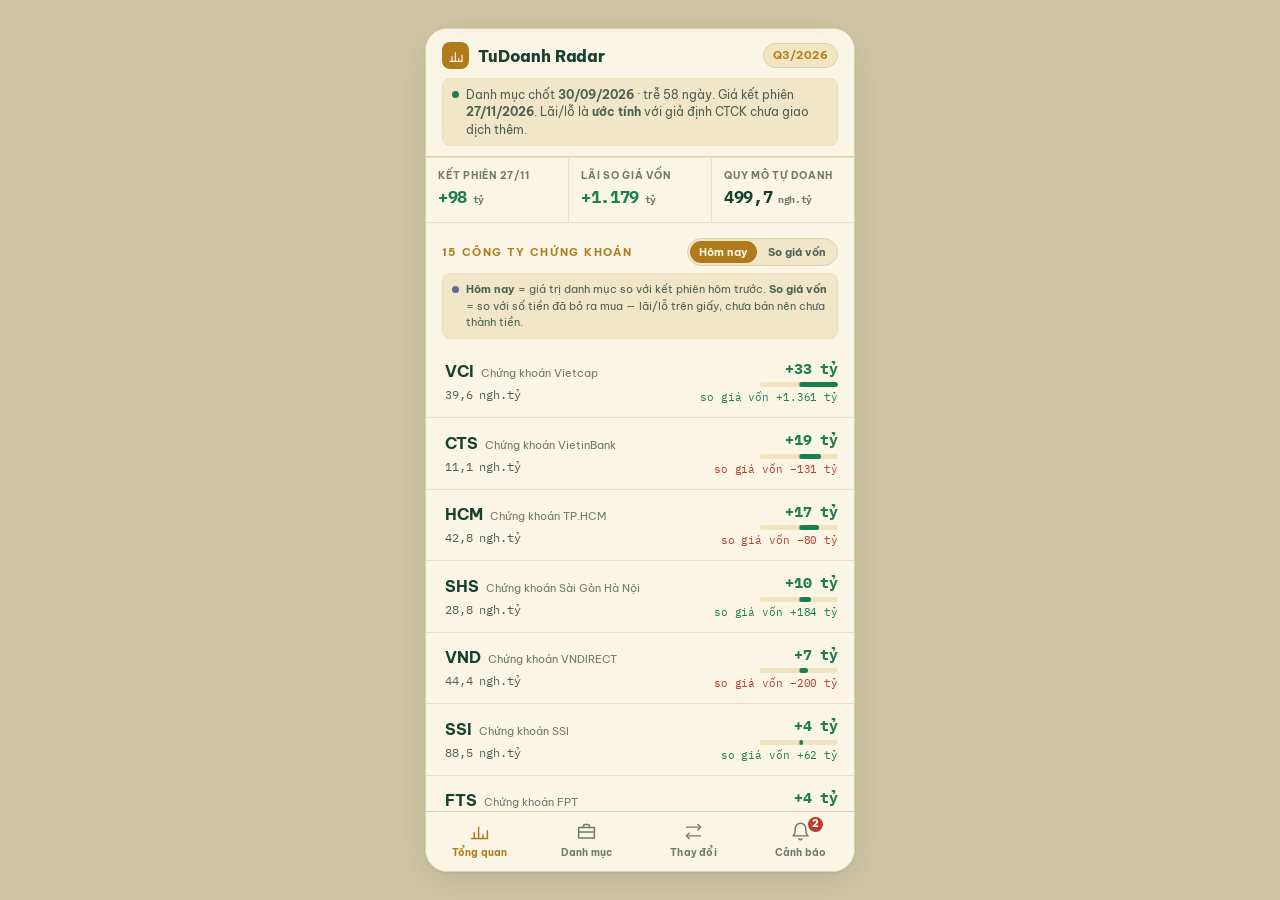
<file: docs/index.html>
<!doctype html>
<html lang="vi">
<head>
<meta charset="utf-8">
<meta name="viewport" content="width=device-width, initial-scale=1, viewport-fit=cover">
<title>TuDoanh Radar</title>
<meta name="description" content="Theo dõi danh mục tự doanh của các công ty chứng khoán niêm yết: giá trị hôm nay, lãi/lỗ so giá vốn, thay đổi theo quý, cảnh báo cuối ngày.">
<link rel="manifest" href="manifest.webmanifest">
<meta name="theme-color" content="#FBF5E6" media="(prefers-color-scheme: light)">
<meta name="theme-color" content="#14301F" media="(prefers-color-scheme: dark)">
<meta name="apple-mobile-web-app-capable" content="yes">
<meta name="apple-mobile-web-app-title" content="TuDoanh">
<link rel="apple-touch-icon" href="icons/icon-192.png">
<link rel="icon" href="icons/icon-192.png">
<link rel="preconnect" href="https://fonts.googleapis.com">
<link rel="preconnect" href="https://fonts.gstatic.com" crossorigin>
<link rel="stylesheet" href="https://fonts.googleapis.com/css2?family=Be+Vietnam+Pro:wght@400;500;600;700;800&family=IBM+Plex+Mono:wght@400;500;600&display=swap">
<link rel="stylesheet" href="styles.css?v=8dbc9b1d">
</head>
<body>
<div class="stage">
<div class="phone">

  <header>
    <div class="brandrow">
      <div class="mark" aria-hidden="true"><svg class="icon s16" viewBox="0 0 24 24"><path d="M3 20h18"/><path d="M6 20v-7M11 20V7M16 20v-4M21 20V11"/></svg></div>
      <div class="brand">TuDoanh Radar</div>
      <div class="qchip" id="qchip">—</div>
    </div>
    <div class="notice" id="notice">
      <div class="dot" id="noticeDot" aria-hidden="true"></div>
      <div id="noticeText">Đang tải dữ liệu…</div>
    </div>
  </header>

  <main id="main">
    <!-- TAB 1 -->
    <section class="panel on" id="p-over" role="tabpanel" aria-label="Tổng quan">
      <div class="stats" id="overStats"></div>
      <div class="sechead">
        <h2 id="overH2">—</h2>
        <div class="seg mini" role="group" aria-label="Xếp theo">
          <button type="button" data-mode="day" aria-pressed="true">Hôm nay</button>
          <button type="button" data-mode="pnl" aria-pressed="false">So giá vốn</button>
        </div>
      </div>
      <div class="notice" style="margin:0 16px 8px;font-size:11px">
        <div class="dot" style="background:var(--est)" aria-hidden="true"></div>
        <div><b>Hôm nay</b> = giá trị danh mục so với kết phiên hôm trước. <b>So giá vốn</b> = so với số tiền đã bỏ ra mua — lãi/lỗ trên giấy, chưa bán nên chưa thành tiền.</div>
      </div>
      <div class="board" id="brokerBoard"></div>
      <div class="empty" id="overNote"></div>
    </section>

    <!-- TAB 2 -->
    <section class="panel" id="p-port" role="tabpanel" aria-label="Danh mục">
      <div class="pickrow" id="pickRow"></div>
      <div id="portBody"></div>
    </section>

    <!-- TAB 3 -->
    <section class="panel" id="p-diff" role="tabpanel" aria-label="Thay đổi quý">
      <div class="pickrow" id="diffPickRow"></div>
      <div class="notice" style="margin:11px 16px 0">
        <div class="dot" style="background:var(--est)" aria-hidden="true"></div>
        <div>So sánh hai ảnh chụp danh mục cuối hai quý liên tiếp, ghép theo mã. Mua rồi bán hết trong quý sẽ <b>không nhìn thấy</b> — đó là giới hạn của BCTC, không phải của app.</div>
      </div>
      <div id="diffBody"></div>
    </section>

    <!-- TAB 4 -->
    <section class="panel" id="p-alert" role="tabpanel" aria-label="Cảnh báo">
      <div class="sechead"><h2>Phiên gần nhất</h2><div class="meta" id="alertMeta">—</div></div>
      <div id="alertList"></div>

      <div class="sechead"><h2>Công ty theo dõi</h2><div class="meta" id="trackMeta">—</div></div>
      <div id="trackList"></div>
      <div class="setrow">
        <div class="h">Thêm công ty mới hoặc bóc BCTC quý mới: làm trên <b>máy tính</b> (màn hình duyệt). Tại đây chỉ bật/tắt; thay đổi có hiệu lực từ lần chạy 15:20 kế tiếp.</div>
      </div>

      <div class="sechead"><h2>Ngưỡng cảnh báo</h2><div class="meta" id="setMeta">4 quy tắc</div></div>
      <div class="setrow">
        <div class="setlab"><span class="t">R1 · Một mã biến động mạnh</span><span class="v num" id="r1v">—</span></div>
        <input type="range" id="r1" min="3" max="15" step="0.5" aria-label="Ngưỡng R1">
        <div class="h">Chỉ báo khi giá trị nắm giữ mã đó ≥ <span id="r1min">20</span> tỷ. Không có điều kiện kép này thì mọi mã nhỏ nhảy 7% đều rung chuông vô nghĩa.</div>
      </div>
      <div class="setrow">
        <div class="setlab"><span class="t">R2 · Lãi/lỗ toàn danh mục đổi</span><span class="v num" id="r2v">—</span></div>
        <input type="range" id="r2" min="20" max="400" step="10" aria-label="Ngưỡng R2">
        <div class="h">Tính trên một công ty, trong một phiên.</div>
      </div>
      <div class="setrow">
        <div class="setlab"><span class="t">R3 · Mã trụ cột chạm sàn/trần</span><span class="v num">&gt; 20%</span></div>
        <div class="h">Áp dụng cho mã chiếm trên 20% danh mục của một công ty. Luôn bật.</div>
      </div>
      <div class="setrow">
        <div class="setlab"><span class="t">R4 · Lãi/lỗ so giá vốn vượt ngưỡng</span><span class="v num" id="r4v">—</span></div>
        <input type="range" id="r4" min="5" max="40" step="1" aria-label="Ngưỡng R4">
        <div class="h">Chỉ báo lần đầu chạm, không lặp lại mỗi ngày.</div>
      </div>
      <div class="setrow"><div class="h" id="setSaved"></div></div>

      <div class="sechead"><h2>Cách bắn cảnh báo</h2><div class="meta">không máy chủ</div></div>
      <div class="setrow">
        <div class="setlab"><span class="t">Quét một lần sau phiên</span><span class="v num">15:20 · T2–T6</span></div>
        <div class="h">Không có máy chủ nào chạy 24/7. Đúng 15:20, GitHub tự khởi động một máy tạm (~3 phút, miễn phí): lấy giá các mã đang giữ, tính lại danh mục, soi 4 quy tắc, gửi thông báo, lưu kết quả, rồi tắt. Có thể trễ 10–30 phút giờ cao điểm.</div>
      </div>
      <div class="setrow">
        <div class="setlab"><span class="t">Nhịp tim mỗi thứ Hai</span><span class="v">luôn bật</span></div>
        <div class="h">Thứ Hai 15:20 luôn gửi <i>"TuDoanh Radar vẫn chạy"</i> kể cả khi không có gì. Thứ Hai mà máy không rung = có chỗ hỏng.</div>
      </div>
      <div class="setrow">
        <div class="pushstate" id="pushState"><span class="dot"></span><span>Đang kiểm tra…</span></div>
        <button class="btn primary" id="pushBtn" type="button">Bật thông báo trên máy này</button>
        <button class="btn" id="testBtn" type="button" hidden>Gửi thử một thông báo</button>
        <div class="h" id="pushHelp">Bấm một lần trên mỗi điện thoại muốn nhận. Trên Android: cài app vào màn hình chính trước (menu Chrome ⋮ → "Cài đặt ứng dụng" / "Thêm vào màn hình chính"), rồi mở từ màn hình chính mới bấm nút này.</div>
      </div>
      <div class="setrow"><div class="h" id="srcInfo"></div></div>
    </section>
  </main>

  <nav role="tablist">
    <button role="tab" aria-selected="true" data-tab="over"><svg class="icon" viewBox="0 0 24 24" aria-hidden="true"><path d="M3 20h18"/><path d="M6 20v-7M11 20V7M16 20v-4M21 20V11"/></svg><span class="tx">Tổng quan</span></button>
    <button role="tab" aria-selected="false" data-tab="port"><svg class="icon" viewBox="0 0 24 24" aria-hidden="true"><path d="M3 7.5h18v12H3z"/><path d="M8.5 7.5V6a2 2 0 0 1 2-2h3a2 2 0 0 1 2 2v1.5"/><path d="M3 12.5h18"/></svg><span class="tx">Danh mục</span></button>
    <button role="tab" aria-selected="false" data-tab="diff"><svg class="icon" viewBox="0 0 24 24" aria-hidden="true"><path d="M4 7h13M17 4l3 3-3 3"/><path d="M20 17H7M7 14l-3 3 3 3"/></svg><span class="tx">Thay đổi</span></button>
    <button role="tab" aria-selected="false" data-tab="alert"><svg class="icon" viewBox="0 0 24 24" aria-hidden="true"><path d="M18 8.5A6 6 0 0 0 6 8.5c0 6.5-2.5 8.5-2.5 8.5h17S18 15 18 8.5"/><path d="M13.7 20.5a2 2 0 0 1-3.4 0"/></svg><span class="tx">Cảnh báo</span><span class="navcount" id="navCount" hidden>0</span></button>
  </nav>

  <div class="toast" id="toast" aria-live="polite"><div class="notif"><div class="ic"><svg class="icon s16" viewBox="0 0 24 24" aria-hidden="true"><path d="M3 20h18"/><path d="M6 20v-7M11 20V7M16 20v-4M21 20V11"/></svg></div><div><div class="app"><b>TuDoanh Radar</b> · vừa xong</div><div class="ti" id="toastTitle">—</div><div class="bo" id="toastBody"></div><div class="ac">BẤM ĐỂ ĐÓNG</div></div></div></div>

  <div class="sheetwrap" id="sheetWrap">
    <div class="sheet" role="dialog" aria-label="Chi tiết" aria-modal="true">
      <div class="sheethead"><div class="s mono" id="shSym">—</div><div class="sub" id="shSub">—</div>
        <button class="xbtn" id="shClose" type="button" aria-label="Đóng"><svg class="icon s16" viewBox="0 0 24 24" aria-hidden="true"><path d="M18 6L6 18M6 6l12 12"/></svg></button></div>
      <div class="sheetbody" id="shBody"></div>
    </div>
  </div>

</div>
</div>
<script src="config.js?v=58f07027"></script>
<script src="app.js?v=9149c331"></script>
</body>
</html>
</file>
<file: docs/styles.css>
/* ============================================================
   Kế thừa nguyên hệ token của KingStock (static/styles.css) —
   hai app nằm cạnh nhau trên cùng một máy thì phải là anh em.
   Chỉ thêm token mới cho thứ KingStock không có: nhãn nguồn số
   liệu, cờ đối chiếu, và bảng màu phân loại cho biểu đồ tỷ trọng.
   ============================================================ */
:root{
  --bg:#CFC4A4;
  --surface:#FBF5E6;
  --surface-2:#F1E6C8;
  --surface-3:#EFE3C0;
  --line:#DFD1AB;
  --line-soft:#EBDFBF;
  --text:#17402F;
  --text-dim:#4A6154;
  --text-mute:#6F7A69;
  --accent:#AF7B1C;
  --accent-ink:#FFF8E8;
  --accent-soft:#F2E5C2;
  --up:#1B7F4F;
  --down:#BE3A2B;
  --ref:#AF7B1C;
  --shadow:0 1px 2px rgba(23,64,47,.07), 0 10px 30px rgba(23,64,47,.10);

  /* Mới: nguồn gốc con số. Cố ý KHÔNG dùng đỏ/xanh — hai màu đó
     đã dành riêng cho lãi/lỗ, dùng lại sẽ đọc nhầm thành P&L. */
  --est:#5B6E8C;          /* KL ước tính (suy từ giá) */
  --est-bg:#E7E9EE;
  --flag:#C98A12;         /* cờ đối chiếu cần xem lại */
  --flag-bg:#F7EBCD;

  /* Bảng màu phân loại cho biểu đồ tỷ trọng.
     Đã chạy qua scripts/validate_palette.js — PASS cả 6 kiểm định
     (dải sáng, sàn chroma, tách màu cho người mù màu, sàn thị lực
     thường, tương phản nền). Không có đỏ, không có xanh lá. */
  --c1:#1D6FB8; --c2:#C4650F; --c3:#6D4AC0; --c4:#0E9488; --c5:#AF7B1C;
}
@media (prefers-color-scheme:dark){
  :root:not([data-theme="light"]){
    --bg:#0C1E14; --surface:#14301F; --surface-2:#1D3E2A; --surface-3:#22462F;
    --line:#2B5239; --line-soft:#234630;
    --text:#F4EBD5; --text-dim:#C3CFBB; --text-mute:#88997F;
    --accent:#E0B057; --accent-ink:#12281B; --accent-soft:#33482C;
    --up:#3FBF7F; --down:#E8574C; --ref:#E0B057;
    --shadow:0 1px 2px rgba(0,0,0,.45), 0 12px 34px rgba(0,0,0,.5);
    --est:#9DB0CC; --est-bg:#26384A;
    --flag:#E0B057; --flag-bg:#3A3620;
    --c1:#3E87C4; --c2:#C97934; --c3:#8A6AD0; --c4:#219A91; --c5:#B98C37;
  }
}
:root[data-theme="dark"]{
  --bg:#0C1E14; --surface:#14301F; --surface-2:#1D3E2A; --surface-3:#22462F;
  --line:#2B5239; --line-soft:#234630;
  --text:#F4EBD5; --text-dim:#C3CFBB; --text-mute:#88997F;
  --accent:#E0B057; --accent-ink:#12281B; --accent-soft:#33482C;
  --up:#3FBF7F; --down:#E8574C; --ref:#E0B057;
  --shadow:0 1px 2px rgba(0,0,0,.45), 0 12px 34px rgba(0,0,0,.5);
  --est:#9DB0CC; --est-bg:#26384A;
  --flag:#E0B057; --flag-bg:#3A3620;
  --c1:#3E87C4; --c2:#C97934; --c3:#8A6AD0; --c4:#219A91; --c5:#B98C37;
}

*{box-sizing:border-box}
body{
  margin:0;background:var(--bg);color:var(--text);
  font-family:"Be Vietnam Pro",-apple-system,BlinkMacSystemFont,"Segoe UI",Roboto,sans-serif;
  font-size:15px;line-height:1.5;-webkit-font-smoothing:antialiased;
}
.mono{font-family:"IBM Plex Mono",ui-monospace,SFMono-Regular,Menlo,monospace;font-variant-numeric:tabular-nums}
.num{font-family:"IBM Plex Mono",ui-monospace,Menlo,monospace;font-variant-numeric:tabular-nums;letter-spacing:-.01em}
button{font:inherit;color:inherit}
:focus-visible{outline:2px solid var(--accent);outline-offset:2px}
@media (prefers-reduced-motion:reduce){*{animation:none!important;transition:none!important}}

/* ---------- Khung điện thoại ---------- */
.stage{min-height:100vh;display:flex;justify-content:center;align-items:flex-start}
.phone{
  width:100%;max-width:430px;min-height:100vh;height:100dvh;
  background:var(--surface);display:flex;flex-direction:column;position:relative;
  border-left:1px solid var(--line);border-right:1px solid var(--line);
}
@media (min-width:900px){
  .stage{padding:28px 0}
  .phone{min-height:auto;height:calc(100vh - 56px);border-radius:22px;overflow:hidden;box-shadow:var(--shadow);border:1px solid var(--line)}
}
.srcline{font-size:10.5px;color:var(--text-mute);padding:0 16px 10px}
.err{margin:14px 16px;padding:12px;border:1px solid var(--down);border-radius:10px;font-size:12.5px;background:var(--surface-2)}
.phone header{
  flex:0 0 auto;background:var(--surface);border-bottom:1px solid var(--line);
  padding:13px 16px 10px;display:flex;flex-direction:column;gap:9px;
}
.brandrow{display:flex;align-items:center;gap:9px}
.mark{
  width:27px;height:27px;border-radius:8px;background:var(--accent);color:var(--accent-ink);
  display:grid;place-items:center;flex:0 0 auto;
}
.brand{font-weight:800;font-size:16px;letter-spacing:-.01em;flex:1}
.qchip{
  background:var(--accent-soft);color:var(--accent);border:1px solid var(--line);
  padding:3px 9px;border-radius:99px;font-size:11px;font-weight:700;letter-spacing:.04em;
}
/* Dòng này là yêu cầu thiết kế, không phải trang trí: số liệu trễ 45 ngày
   mà không nói ra thì người dùng sẽ tự đánh lừa mình. */
.notice{
  display:flex;align-items:flex-start;gap:7px;font-size:11.5px;color:var(--text-dim);
  background:var(--surface-2);border:1px solid var(--line-soft);border-radius:8px;padding:7px 9px;
}
.notice .dot{width:7px;height:7px;border-radius:50%;background:var(--up);margin-top:5px;flex:0 0 auto}

.phone main{flex:1 1 auto;overflow-y:auto;overscroll-behavior:contain}
.panel{display:none}
.panel.on{display:block}
.sechead{display:flex;align-items:baseline;justify-content:space-between;gap:10px;padding:15px 16px 7px}
.sechead h2{margin:0;font-size:10.5px;font-weight:700;letter-spacing:.13em;text-transform:uppercase;color:var(--accent)}
.sechead .meta{font-size:11px;color:var(--text-mute)}

/* ---------- Dải 3 số tổng ---------- */
.stats{display:grid;grid-template-columns:repeat(3,1fr);gap:1px;background:var(--line-soft);border-block:1px solid var(--line-soft)}
.stat{background:var(--surface);padding:11px 12px;display:flex;flex-direction:column;gap:2px;min-width:0}
.stat .k{font-size:9.5px;letter-spacing:.08em;text-transform:uppercase;color:var(--text-mute);font-weight:700}
.stat .v{font-size:17px;font-weight:700;letter-spacing:-.02em;white-space:nowrap}
.stat .u{font-size:10px;color:var(--text-mute)}
.up{color:var(--up)}.down{color:var(--down)}

/* ---------- Danh sách CTCK ---------- */
.board{display:flex;flex-direction:column}
.brow{
  position:relative;display:grid;grid-template-columns:minmax(0,1fr) auto;gap:10px;
  align-items:center;padding:11px 16px 11px 19px;
  border-bottom:1px solid var(--line-soft);background:none;border-left:0;border-right:0;border-top:0;
  width:100%;text-align:left;cursor:pointer;
}
.brow:hover{background:var(--surface-2)}
.brow::before{content:"";position:absolute;left:0;top:0;bottom:0;width:3px;background:transparent}
.brow.alert::before{background:var(--down)}
.bmain{display:flex;flex-direction:column;gap:3px;min-width:0}
.bsym{display:flex;align-items:baseline;gap:7px}
.bsym .s{font-weight:700;font-size:15.5px}
.bsym .n{font-size:11px;color:var(--text-mute);overflow:hidden;text-overflow:ellipsis;white-space:nowrap}
.bsize{font-size:11.5px;color:var(--text-dim)}
.bpnl{display:flex;flex-direction:column;align-items:flex-end;gap:3px;flex:0 0 auto}
.bpnl .v{font-size:14.5px;font-weight:700;white-space:nowrap}
.bpnl .d{font-size:10.5px;white-space:nowrap}
/* Thanh lãi/lỗ phân kỳ: gốc ở giữa = 0 */
.dbar{width:78px;height:5px;background:var(--surface-3);border-radius:99px;position:relative;overflow:hidden}
.dbar i{position:absolute;top:0;bottom:0;border-radius:99px}
.dbar::after{content:"";position:absolute;left:50%;top:-1px;bottom:-1px;width:1px;background:var(--line);transform:translateX(-.5px)}

/* ---------- Chip ---------- */
.chip{
  display:inline-flex;align-items:center;gap:4px;padding:2px 7px;border-radius:5px;
  font-size:10px;font-weight:700;letter-spacing:.04em;white-space:nowrap;border:1px solid transparent;
}
.chip.est{background:var(--est-bg);color:var(--est);border-color:var(--est)}
.chip.disc{background:var(--surface-2);color:var(--text-mute);border-color:var(--line)}
.chip.flag{background:var(--flag-bg);color:var(--flag);border-color:var(--flag)}
.chip.new{background:rgba(29,111,184,.12);color:var(--c1);border-color:var(--c1)}
.chip.out{background:rgba(190,58,43,.1);color:var(--down);border-color:var(--down)}
.chip.add{background:rgba(27,127,79,.11);color:var(--up);border-color:var(--up)}
.chip.cut{background:var(--surface-2);color:var(--text-dim);border-color:var(--line)}
.chip.cls{background:var(--accent-soft);color:var(--accent);border-color:var(--accent)}
/* Nguồn thứ ba: người dùng gõ vào. Tím — không trùng công bố (xám), ước tính (xanh xám), lãi/lỗ (đỏ/xanh). */
.chip.man{background:rgba(109,74,192,.11);color:var(--c3);border-color:var(--c3)}

/* Ô "không tính được" bấm được → mở nhập tay */
.linkbtn{
  border:0;background:none;padding:0;cursor:pointer;font:inherit;
  color:var(--c3);font-weight:700;text-decoration:underline dotted;text-underline-offset:3px;font-size:inherit;
}
.form{display:flex;flex-direction:column;gap:9px}
.frow{display:grid;grid-template-columns:70px 1fr 1fr 1fr;gap:6px;align-items:end}
.frow label{display:flex;flex-direction:column;gap:3px;font-size:9.5px;letter-spacing:.06em;text-transform:uppercase;color:var(--text-mute);font-weight:700;min-width:0}
.frow input{
  width:100%;min-width:0;background:var(--surface-2);border:1px solid var(--line);border-radius:7px;
  padding:7px 8px;font:inherit;font-size:13px;color:inherit;
}
.frow input.num{font-family:"IBM Plex Mono",Menlo,monospace;text-align:right}
.fadded{display:flex;flex-direction:column;gap:4px}
.fadded div{display:grid;grid-template-columns:60px 1fr auto;gap:8px;font-size:12px;padding:5px 0;border-bottom:1px solid var(--line-soft)}

/* ---------- Chọn CTCK ---------- */
.pickrow{display:flex;gap:7px;overflow-x:auto;padding:11px 16px;border-bottom:1px solid var(--line-soft);scrollbar-width:thin}
.pick{
  flex:0 0 auto;border:1px solid var(--line);background:var(--surface-2);color:var(--text-dim);
  padding:6px 12px;border-radius:99px;font-size:12.5px;font-weight:700;cursor:pointer;
}
.pick[aria-pressed="true"]{background:var(--accent);color:var(--accent-ink);border-color:var(--accent)}

/* Nút chuyển "Hôm nay / So giá vốn": nút đang chọn nổi màu accent như .pick */
.seg{display:inline-flex;padding:3px;gap:3px;border:1px solid var(--line);border-radius:99px;background:var(--surface-2)}
.seg button{border:0;background:transparent;color:var(--text-dim);padding:5px 12px;border-radius:99px;font-size:12.5px;font-weight:700;cursor:pointer}
.seg button[aria-pressed="true"]{background:var(--accent);color:var(--accent-ink)}
.seg.mini{padding:2px;gap:2px}
.seg.mini button{padding:3px 9px;font-size:11px}

/* ---------- Thẻ tóm tắt danh mục ---------- */
.sumcard{margin:13px 16px;border:1px solid var(--line);border-radius:12px;background:var(--surface-2);overflow:hidden}
.sumtop{padding:12px 14px;display:flex;flex-direction:column;gap:11px}
/* Số lớn duy nhất của thẻ: kết phiên hôm nay. Mọi số khác đứng dưới, nhỏ hơn. */
.hero{display:flex;flex-direction:column;gap:2px;padding-bottom:10px;border-bottom:1px solid var(--line)}
.hero .k{font-size:9.5px;letter-spacing:.08em;text-transform:uppercase;color:var(--text-mute);font-weight:700}
.hero .big{font-size:30px;font-weight:800;letter-spacing:-.03em;line-height:1.1;white-space:nowrap}
.hero .big .u{font-size:14px;font-weight:600;letter-spacing:0;margin-left:3px}
.hero .pct{font-size:12px;font-weight:600}
.hero .pct span{color:var(--text-mute);font-weight:400}
.sumgrid{display:grid;grid-template-columns:1fr 1fr;gap:9px 12px}
.sumgrid>div{display:flex;flex-direction:column;gap:1px;min-width:0}
.sumgrid .k{font-size:9.5px;letter-spacing:.07em;text-transform:uppercase;color:var(--text-mute);font-weight:700}
.sumgrid .v{font-size:15px;font-weight:700;white-space:nowrap}

/* ---------- Biểu đồ tỷ trọng (thanh xếp chồng) ---------- */
.compbar{display:flex;gap:2px;height:24px;border-radius:6px;overflow:hidden;background:var(--surface-3)}
.compbar i{display:block;min-width:3px}
.compbar i.other{
  background:repeating-linear-gradient(45deg,var(--surface-3),var(--surface-3) 3px,var(--line) 3px,var(--line) 5px);
}
.legend{display:flex;flex-wrap:wrap;gap:5px 13px;font-size:11px;color:var(--text-dim)}
.legend span{display:inline-flex;align-items:center;gap:5px}
.legend i{width:9px;height:9px;border-radius:2.5px;flex:0 0 auto}
.legend i.other{background:repeating-linear-gradient(45deg,var(--surface-3),var(--surface-3) 2px,var(--line) 2px,var(--line) 4px)}

/* ---------- Nhóm tài sản ---------- */
.acrow{display:flex;gap:6px;padding:0 16px 10px}
.ac{
  flex:1;border:1px solid var(--line);background:var(--surface);border-radius:8px;
  padding:7px 4px;cursor:pointer;display:flex;flex-direction:column;gap:1px;align-items:center;
}
.ac[aria-pressed="true"]{background:var(--accent-soft);border-color:var(--accent)}
.ac .t{font-size:11px;font-weight:700;letter-spacing:.05em}
.ac .n{font-size:10px;color:var(--text-mute)}

/* ---------- Bảng nắm giữ ---------- */
.hhead,.hrow{
  display:grid;grid-template-columns:minmax(56px,auto) minmax(0,1fr) minmax(76px,auto);
  gap:10px;padding:9px 16px;align-items:center;
}
.hhead{
  font-size:9.5px;letter-spacing:.07em;text-transform:uppercase;color:var(--text-mute);font-weight:700;
  border-block:1px solid var(--line-soft);background:var(--surface-2);position:sticky;top:0;z-index:2;
}
.hrow{border-bottom:1px solid var(--line-soft);background:none;border-left:0;border-right:0;border-top:0;width:100%;text-align:left;cursor:pointer}
.hrow:hover{background:var(--surface-2)}
.hsym{display:flex;flex-direction:column;gap:2px;min-width:0}
.hsym .s{font-weight:700;font-size:14.5px}
.hmid{display:flex;flex-direction:column;gap:2px;min-width:0;font-size:11px;color:var(--text-dim)}
.hmid .kl{display:flex;align-items:center;gap:5px;flex-wrap:wrap}
.hval{display:flex;flex-direction:column;align-items:flex-end;gap:2px;white-space:nowrap}
.hval .v{font-size:14px;font-weight:600}
.hval .c{font-size:10.5px;font-weight:600}

/* ---------- Hộp trống / ghi chú ---------- */
.empty{
  margin:14px 16px;padding:15px;border:1px dashed var(--line);border-radius:11px;
  background:var(--surface-2);font-size:12.5px;color:var(--text-dim);line-height:1.6;
}
.empty b{color:var(--text);display:block;margin-bottom:4px;font-size:13px}

/* ---------- Cảnh báo ---------- */
.alert{
  display:flex;gap:11px;padding:12px 16px;border-bottom:1px solid var(--line-soft);align-items:flex-start;
}
.rulebadge{
  flex:0 0 auto;width:31px;height:31px;border-radius:8px;display:grid;place-items:center;
  font-size:11.5px;font-weight:800;background:var(--surface-2);border:1px solid var(--line);color:var(--text-dim);
}
.rulebadge.hot{background:var(--down);border-color:var(--down);color:#fff}
.abody{flex:1;min-width:0;display:flex;flex-direction:column;gap:3px}
.atitle{font-size:13.5px;font-weight:600;line-height:1.4}
.ameta{font-size:10.5px;color:var(--text-mute)}

/* ---------- Cài đặt ---------- */
.setrow{padding:13px 16px;border-bottom:1px solid var(--line-soft);display:flex;flex-direction:column;gap:7px}
.setlab{display:flex;justify-content:space-between;align-items:baseline;gap:10px}
.setlab .t{font-size:13px;font-weight:600}
.setlab .v{font-size:13px;font-weight:700;color:var(--accent)}
.setrow .h{font-size:11px;color:var(--text-mute);line-height:1.5}
input[type=range]{width:100%;accent-color:var(--accent);margin:0}
.btn{
  border:1px solid var(--line);background:var(--surface-2);color:var(--text);
  padding:9px 15px;border-radius:9px;font-size:13.5px;font-weight:600;cursor:pointer;
}
.btn.primary{background:var(--accent);border-color:var(--accent);color:var(--accent-ink)}
.btn.ghost{background:none}

/* ---------- Danh sách công ty theo dõi (tab Cài đặt) ---------- */
.trow{
  display:grid;grid-template-columns:minmax(0,1fr) auto auto;gap:10px;align-items:center;
  padding:10px 12px 10px 16px;border-bottom:1px solid var(--line-soft);
}
.trow.off{opacity:.55}
.trow .nm{display:flex;flex-direction:column;gap:1px;min-width:0}
.trow .nm .s{font-weight:700;font-size:14px}
.trow .nm .n{font-size:10.5px;color:var(--text-mute);overflow:hidden;text-overflow:ellipsis;white-space:nowrap}
.tbtn{
  border:1px solid var(--line);background:var(--surface-2);border-radius:7px;
  padding:5px 9px;font-size:11px;font-weight:600;cursor:pointer;white-space:nowrap;color:var(--text-dim);
}
.tbtn.x{width:30px;padding:5px 0;display:grid;place-items:center;color:var(--down)}
.search{
  width:100%;background:var(--surface-2);border:1px solid var(--line);border-radius:9px;
  padding:9px 11px;font:inherit;font-size:14px;color:inherit;
}
.urow{
  display:grid;grid-template-columns:minmax(0,1fr) auto;gap:10px;align-items:center;
  padding:9px 0;border-bottom:1px solid var(--line-soft);
}
.urow .floor{font-size:9.5px;letter-spacing:.06em;color:var(--text-mute);margin-left:6px;font-weight:600}
.confirm{
  display:flex;gap:8px;align-items:center;flex-wrap:wrap;padding:9px 12px;
  background:var(--flag-bg);border-top:1px solid var(--flag);font-size:12px;
}
.confirm .btn{padding:5px 10px;font-size:12px}

/* ---------- Xem trước thông báo (mô phỏng thẻ Android) ---------- */
.notif{
  margin:4px 0 2px;border:1px solid var(--line);border-radius:14px;background:var(--surface);
  box-shadow:var(--shadow);padding:11px 13px;display:grid;grid-template-columns:auto 1fr;gap:10px;align-items:start;
}
.notif .ic{width:34px;height:34px;border-radius:9px;background:var(--accent);color:var(--accent-ink);display:grid;place-items:center}
.notif .app{font-size:10.5px;color:var(--text-mute);display:flex;gap:6px;align-items:center}
.notif .app b{color:var(--text-dim);font-weight:600}
.notif .ti{font-size:13.5px;font-weight:700;margin-top:2px;line-height:1.35}
.notif .bo{font-size:12px;color:var(--text-dim);line-height:1.45;margin-top:1px}
.notif .ac{font-size:11px;color:var(--accent);font-weight:700;margin-top:6px;letter-spacing:.03em}

/* Thông báo thử trượt xuống trong khung điện thoại */
.toast{
  position:absolute;left:10px;right:10px;top:8px;z-index:60;
  transform:translateY(-130%);transition:transform .35s cubic-bezier(.2,.8,.2,1);
}
.toast.on{transform:translateY(0)}
.toast .notif{margin:0}

.pushstate{display:flex;align-items:center;gap:8px;font-size:12px;color:var(--text-dim)}
.pushstate .dot{width:8px;height:8px;border-radius:50%;background:var(--line);flex:0 0 auto}
.pushstate.on .dot{background:var(--up)}

/* ---------- Thanh tab dưới ---------- */
.phone nav{
  flex:0 0 auto;display:grid;grid-template-columns:repeat(4,1fr);
  background:var(--surface);border-top:1px solid var(--line);
}
.phone nav button{
  border:0;background:none;padding:9px 2px 11px;cursor:pointer;
  display:flex;flex-direction:column;align-items:center;gap:3px;color:var(--text-mute);position:relative;
}
.phone nav button[aria-selected="true"]{color:var(--accent)}
.phone nav .tx{font-size:10px;font-weight:700;letter-spacing:.02em}
.navcount{
  position:absolute;top:5px;left:calc(50% + 7px);min-width:15px;height:15px;padding:0 4px;
  border-radius:99px;background:var(--down);color:#fff;font-size:9.5px;font-weight:800;
  display:grid;place-items:center;
}
.icon{width:21px;height:21px;fill:none;stroke:currentColor;stroke-width:1.7;stroke-linecap:round;stroke-linejoin:round}
.icon.s16{width:16px;height:16px}

/* ---------- Sheet chi tiết ---------- */
.sheetwrap{
  position:absolute;inset:0;background:rgba(23,64,47,.4);display:none;
  align-items:flex-end;z-index:40;
}
.sheetwrap.on{display:flex}
.sheet{
  width:100%;max-height:82%;background:var(--surface);border-radius:16px 16px 0 0;
  border-top:1px solid var(--line);display:flex;flex-direction:column;overflow:hidden;
}
.sheethead{
  padding:13px 15px;border-bottom:1px solid var(--line-soft);display:flex;align-items:center;gap:10px;
}
.sheethead .s{font-size:17px;font-weight:800}
.sheethead .sub{font-size:11px;color:var(--text-mute);flex:1}
.xbtn{border:1px solid var(--line);background:var(--surface-2);border-radius:8px;width:30px;height:30px;display:grid;place-items:center;cursor:pointer;flex:0 0 auto}
.sheetbody{padding:14px 15px 20px;overflow-y:auto;display:flex;flex-direction:column;gap:13px}
.kv{display:grid;grid-template-columns:1fr auto;gap:8px 12px;font-size:13px}
.kv dt{color:var(--text-mute);font-size:12px}
.kv dd{margin:0;font-weight:600;text-align:right}
</file>
